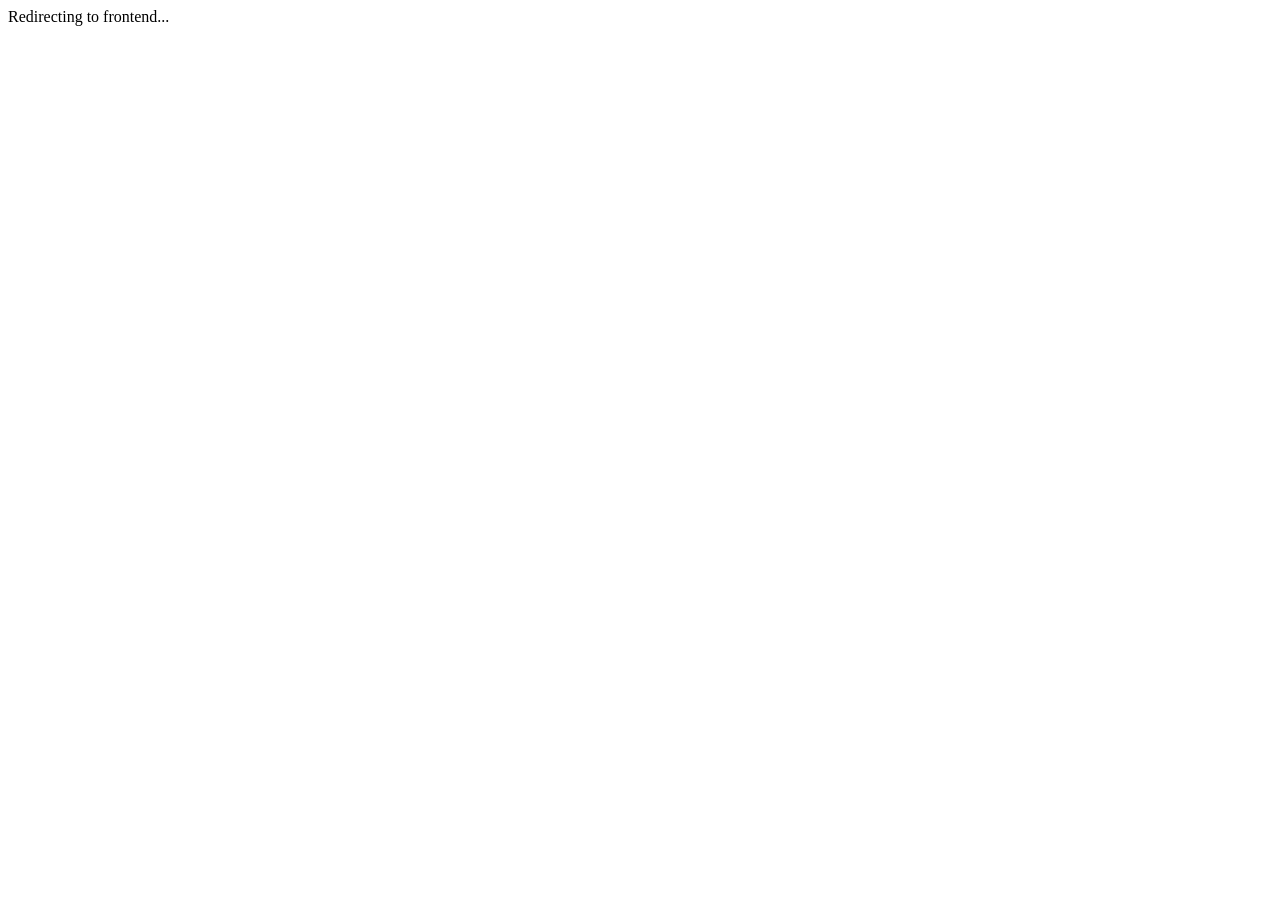
<file: index.html>
<!DOCTYPE html>
<html lang="en">
<head>
    <meta charset="UTF-8">
    <meta name="viewport" content="0; url=src/frontend/index.html">
    <title>Redirecting</title>
</head>
<body>
    Redirecting to frontend...
</body>
</html>
</file>
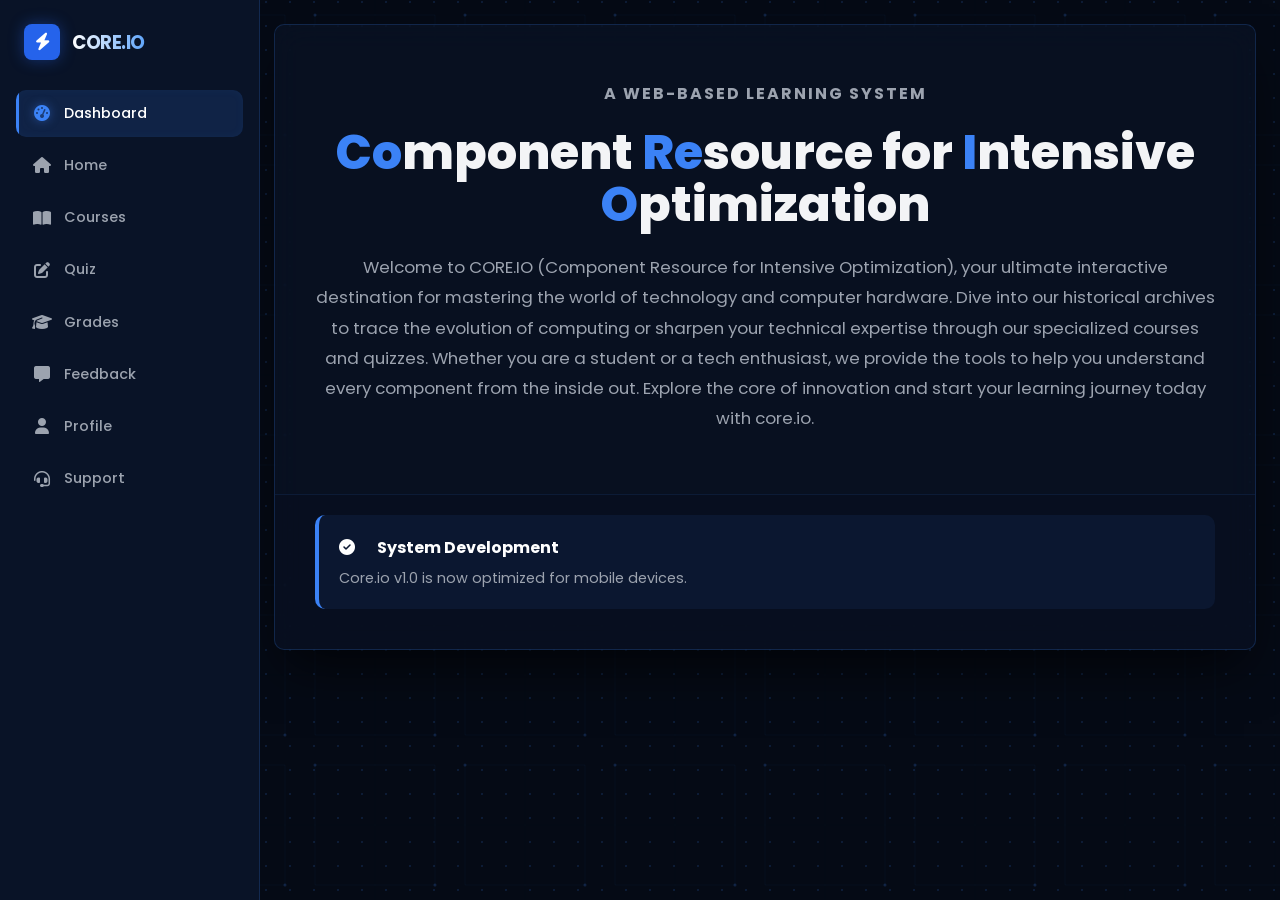
<file: src/frontend/index.html>
<!DOCTYPE html>
<html lang="en">
<head>
    <meta charset="UTF-8">
    <meta name="viewport" content="width=device-width, initial-scale=1.0">
    <link rel="stylesheet" href="styles/style.css"> <!-- Main style -->
    <link rel="stylesheet" href="styles/background.css"> <!-- Background style -->
    <link rel="stylesheet" href="styles/sidebar.css"> <!-- Navigation Style -->
    <link rel="stylesheet" href="styles/animation.css"> <!-- Animation -->
    <link rel="stylesheet" href="styles/mobile.css"> <!-- Mobile Responsiveness -->

    <link rel="stylesheet" href="https://cdnjs.cloudflare.com/ajax/libs/font-awesome/6.5.1/css/all.min.css">
    <title>CORE.IO</title>
</head>
<body>
    <!--Background -->
    <div class="bg-circuit"></div>
    <div class="overlay" id="overlay"></div>

    <!-- ********** Mobile Reponsiveness ********** -->
    <header class="mobile-header">
        <button class="menu-toggle" id="openBtn"><i class="fa-solid fa-bars-staggered"></i></button>
        <span class="mobile-page-title" id="mobileTitle">Dashboard</span>
        <div style="width: 40px;"></div>
    </header>

    <nav class="sidebar" id="sidebar">
        
        <!-- Sidebar Logo -->
        <a href="#" class="logo-wrapper">
                <div class="logo-icon"><i class="fa-solid fa-bolt"></i></div>
                <span class="logo-text">CORE.IO</span>
        </a>

        <!-- Sidebar Links-->
        <ul class="nav-menu">
            <!-- Dashboard -->
            <li class="nav-item">
                <a href="../frontend/index.html" class="nav-link active" data-title="Dashboard">
                    <i class="fa-solid fa-gauge-high"></i>
                    <span>Dashboard</span>
                </a>
            </li>

            <!-- Home-->
            <li class="nav-item">
                <a href="../frontend/pages/home.html" class="nav-link" data-title="Home">
                    <i class="fa-solid fa-house"></i>
                    <span>Home</span>
                </a>
            </li>

            <!-- Courses -->
            <li class="nav-item">
                <a href="#" class="nav-link" data-title="Courses">
                    <i class="fa-solid fa-book-open"></i>
                    <span>Courses</span>
                </a>
            </li>

            <!-- Quiz-->
            <li class="nav-item">
                <a href="#" class="nav-link" data-title="Quiz">
                    <i class="fa-solid fa-pen-to-square"></i>
                    <span>Quiz</span>
                </a>
            </li>

            <!-- Grades-->
            <li class="nav-item">
                <a href="#" class="nav-link" data-title="Grades">
                    <i class="fa-solid fa-graduation-cap"></i>
                    <span>Grades</span>
                </a>
            </li>

            <!-- Feedback-->
            <li class="nav-item">
                <a href="#" class="nav-link" data-title="Feedback">
                    <i class="fa-solid fa-message"></i>
                    <span>Feedback</span>
                </a>
            </li>

            <!-- Profile-->
            <li class="nav-item">
                <a href="#" class="nav-link " data-title="Profile">
                    <i class="fa-solid fa-user"></i>
                    <span>Profile</span>
                </a>
            </li>

            <!-- Support-->
            <li class="nav-item">
                <a href="#" class="nav-link" data-title="Support">
                    <i class="fa-solid fa-headset"></i>
                    <span>Support</span>
                </a>
            </li>
        </ul>
    </nav>

    <!-- ********* Dashboard Content ********* -->
    <main class="main-content">
        <div class="content-panel">
            <!-- Upper Panel: Hero Section -->
            <section class="panel-upper hero">
                <h5>A Web-Based Learning System</h5>
                <h1><span>Co</span>mponent <span>Re</span>source for <span>I</span>ntensive <span>O</span>ptimization</h1>
                <p>
                    Welcome to CORE.IO (Component Resource for Intensive Optimization), your ultimate interactive destination for mastering the world of technology and computer hardware. Dive into our historical archives to trace the evolution of computing or sharpen your technical expertise through our specialized courses and quizzes. Whether you are a student or a tech enthusiast, we provide the tools to help you understand every component from the inside out. Explore the core of innovation and start your learning journey today with core.io.
            </section>

            <!-- Lower Panel: Automatically hidden/shrunk if no content is here -->
            <section class="panel-lower" id="dynamicLower">
                <!--<div class="announcement-card" style="border-left-color: #10b981; background: rgba(16, 185, 129, 0.1);">
                    <h4><i class="fa-solid fa-bullhorn" style="margin-right: 10px;"></i>Latest Announcement</h4>
                    <p style="font-size: 0.9rem; color: #9ca3af;">Interactive hardware quizzes are now live! Test your knowledge on CPU architecture and storage devices.</p>
                </div>-->

                <!--<div class="announcement-card" style="border-left-color: #ffd700; background: rgba(255, 215, 0, 0.1);">
                    <h4><i class="fa-solid fa-warning" style="margin-right: 10px;"></i>Latest Announcement</h4>
                    <p style="font-size: 0.9rem; color: #9ca3af;">Please be advised that the Course menu will temporarily unavailable due to the ongoing brief maintenance tonight at 12:00 midnight. No data loss is expected.</p>
                </div> -->

                <div class="announcement-card">
                    <h4><i class="fa-solid fa-circle-check" style="margin-right: 10px;"></i>System Development</h4>
                    <p style="font-size: 0.9rem; color: #9ca3af;">Core.io v1.0 is now optimized for mobile devices.</p>
                </div>

                <!-- <div class="announcement-img-container">
                    <img src="../Announcement/try.jpg" alt="Latest System Announcement">
                </div>  -->
            </section>
        </div>
    </main>

    <script>
        // Sidebar, open-close button, overlay, nav-link and mobileTitle
        // Select elements using the IDs defined in the HTML
        const sidebar = document.getElementById('sidebar');
        const openBtn = document.getElementById('openBtn');
        const closeBtn = document.getElementById('closeBtn');
        const overlay = document.getElementById('overlay');
        const navLinks = document.querySelectorAll('.nav-link');
        const mobileTitle = document.getElementById('mobileTitle');
        
        // Toggle Sidebar Function
        function toggleSidebar() {
            sidebar.classList.toggle('active');
            overlay.classList.toggle('active');
        }
        
        // Listeners for Sidebar controls
        if (openBtn) openBtn.addEventListener('click', toggleSidebar);
        if (closeBtn) closeBtn.addEventListener('click', toggleSidebar);
        if (overlay) overlay.addEventListener('click', toggleSidebar);
        
        // Navigation Link logic
        navLinks.forEach(link => {
            link.addEventListener('click', (e) => {
                const href = link.getAttribute('href');

                // If link is just a placeholder, prevent default
                if (href === '#') {
                    e.preventDefault();
                }
        
                // Update the Mobile Header Title
                const title = link.getAttribute('data-title');
                if (mobileTitle && title) {
                    mobileTitle.textContent = title;
                }
        
                // Auto-close sidebar on mobile after selection
                if (window.innerWidth <= 992 && sidebar.classList.contains('active')) {
                    toggleSidebar();
                }
            });
        });
    </script>
</body>
</html
</file>
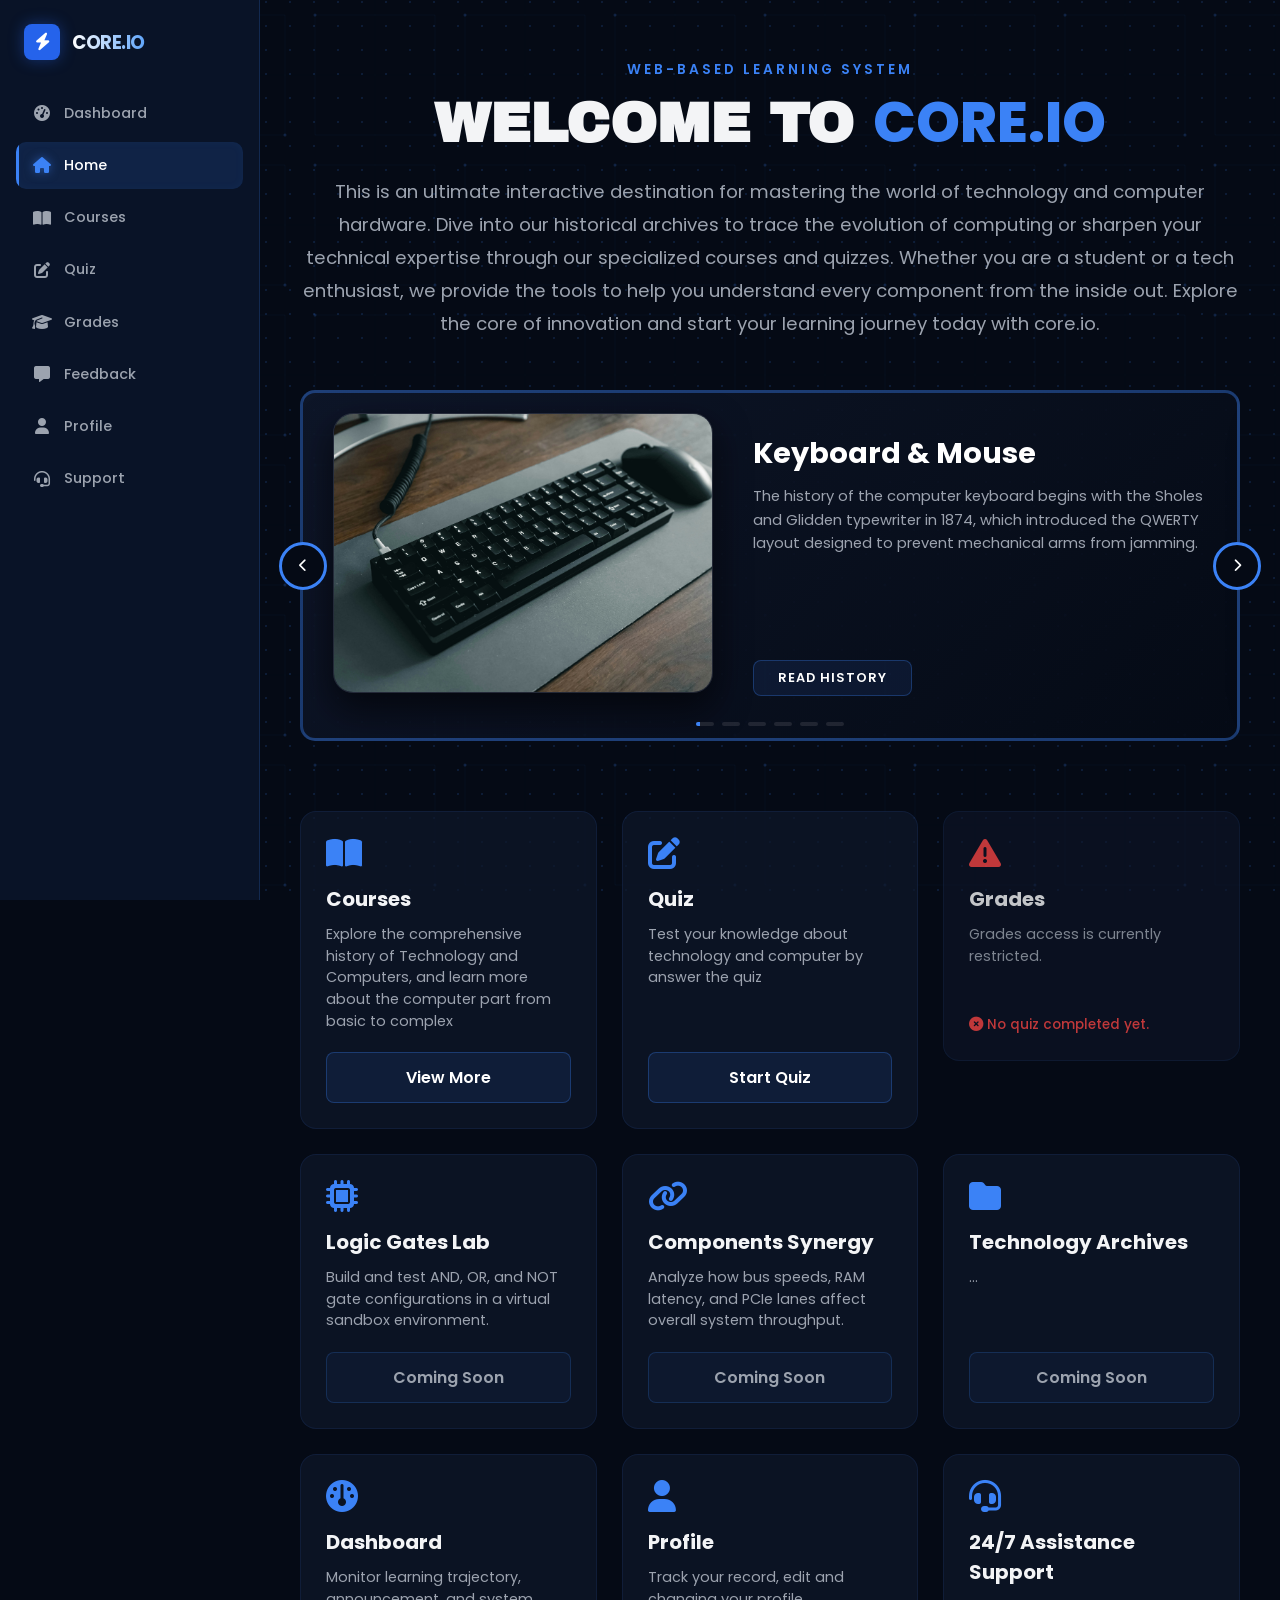
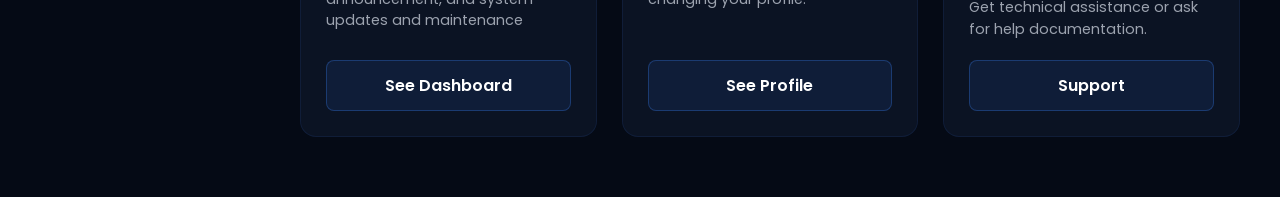
<file: src/frontend/pages/home.html>
<!DOCTYPE html>
<html lang="en">
<head>
    <meta charset="UTF-8">
    <meta name="viewport" content="width=device-width, initial-scale=1.0">
    <link rel="stylesheet" href="../styles/style.css"> <!-- Main style -->
    <link rel="stylesheet" href="../styles/background.css"> <!-- Background style -->
    <link rel="stylesheet" href="../styles/sidebar.css"> <!-- Navigation Style -->
    <link rel="stylesheet" href="../styles/animation.css"> <!-- Animation -->
    <link rel="stylesheet" href="../styles/mobile.css"> <!-- Mobile Responsiveness -->
    <link rel="stylesheet" href="../styles/footer.css"> <!-- Footer Style -->

    <link rel="stylesheet" href="https://cdnjs.cloudflare.com/ajax/libs/font-awesome/6.5.1/css/all.min.css">
    <title>CORE.IO</title>
</head>
<body>
    <!--Background -->
    <div class="bg-circuit"></div>
    <div class="overlay" id="overlay"></div>

    <!-- ********** Mobile Reponsiveness ********** -->
    <header class="mobile-header">
        <button class="menu-toggle" id="openBtn"><i class="fa-solid fa-bars-staggered"></i></button>
        <span class="mobile-page-title" id="mobileTitle">Home</span>
        <div style="width: 40px;"></div>
    </header>

    <nav class="sidebar" id="sidebar">
        
        <!-- Sidebar Logo -->
        <a href="#" class="logo-wrapper">
                <div class="logo-icon"><i class="fa-solid fa-bolt"></i></div>
                <span class="logo-text">CORE.IO</span>
        </a>

        <!-- Sidebar Links-->
        <ul class="nav-menu">
            <!-- Dashboard -->
            <li class="nav-item">
                <a href="../../frontend/index.html" class="nav-link" data-title="Dashboard">
                    <i class="fa-solid fa-gauge-high"></i>
                    <span>Dashboard</span>
                </a>
            </li>

            <!-- Home-->
            <li class="nav-item">
                <a href="../../frontend/pages/home.html" class="nav-link active" data-title="Home">
                    <i class="fa-solid fa-house"></i>
                    <span>Home</span>
                </a>
            </li>

            <!-- Courses -->
            <li class="nav-item">
                <a href="#" class="nav-link" data-title="Courses">
                    <i class="fa-solid fa-book-open"></i>
                    <span>Courses</span>
                </a>
            </li>

            <!-- Quiz-->
            <li class="nav-item">
                <a href="#" class="nav-link" data-title="Quiz">
                    <i class="fa-solid fa-pen-to-square"></i>
                    <span>Quiz</span>
                </a>
            </li>

            <!-- Grades-->
            <li class="nav-item">
                <a href="#" class="nav-link" data-title="Grades">
                    <i class="fa-solid fa-graduation-cap"></i>
                    <span>Grades</span>
                </a>
            </li>

            <!-- Feedback-->
            <li class="nav-item">
                <a href="#" class="nav-link" data-title="Feedback">
                    <i class="fa-solid fa-message"></i>
                    <span>Feedback</span>
                </a>
            </li>

            <!-- Profile-->
            <li class="nav-item">
                <a href="#" class="nav-link " data-title="Profile">
                    <i class="fa-solid fa-user"></i>
                    <span>Profile</span>
                </a>
            </li>

            <!-- Support-->
            <li class="nav-item">
                <a href="#" class="nav-link" data-title="Support">
                    <i class="fa-solid fa-headset"></i>
                    <span>Support</span>
                </a>
            </li>
        </ul>
    </nav>

    <!-- Home page contents -->
    <main class="main-container">
        <section class="hero-content">
            <h5>Web-Based Learning System</h5>
            <h1>Welcome to <span>CORE.IO</span></h1>
            <p>This is an ultimate interactive destination for mastering the world of technology and computer hardware. Dive into our historical archives to trace the evolution of computing or sharpen your technical expertise through our specialized courses and quizzes. Whether you are a student or a tech enthusiast, we provide the tools to help you understand every component from the inside out. Explore the core of innovation and start your learning journey today with core.io.</p>
        </section>

        <!-- ******* Tech Spotlight Carousel ******* -->
        <div class="tech-carousel-container">
            <button class="carousel-btn prev-btn" id="prevBtn">
                <i class="fa-solid fa-chevron-left"></i>
            </button>
            <button class="carousel-btn next-btn" id="nextBtn">
                <i class="fa-solid fa-chevron-right"></i>
            </button>

            <div class="carousel-view">
                <div class="carousel-track" id="carouselTrack">

                    <!-- **Slide 1** -->
                    <div class="spotlight-slide">
                        <div class="spotlight-image-container">
                            <div class="spotlight-image" style="background-image: url('../../assets/overlay-img/keyboard-mouse.jpg');"></div>
                        </div>
                        <div class="spotlight-info">
                            <div class="spotlight-text-content">
                                <h2>Keyboard & Mouse</h2>
                                <p>The history of the computer keyboard begins with the Sholes and Glidden typewriter in 1874, which introduced the QWERTY layout designed to prevent mechanical arms from jamming.</p>
                            </div>
                            <a href="#" class="action-link">Read History</a>
                        </div>
                    </div>

                    <!-- **Slide 2** -->
                    <div class="spotlight-slide">
                        <div class="spotlight-image-container">
                            <div class="spotlight-image" style="background-image: url('');"></div>
                        </div>
                        <div class="spotlight-info">
                            <div class="spotlight-text-content">
                                <h2>2 Content Waiting to be Added.....</h2>
                                <p>...</p>
                            </div>
                            <a href="#" class="action-link">Read History</a>
                        </div>
                    </div>

                    <!-- **Slide 3** -->
                    <div class="spotlight-slide">
                        <div class="spotlight-image-container">
                            <div class="spotlight-image" style="background-image: url('');"></div>
                        </div>
                        <div class="spotlight-info">
                            <div class="spotlight-text-content">
                                <h2>3 Content Waiting to be Added.....</h2>
                                <p>...</p>
                            </div>
                            <a href="#" class="action-link">Read History</a>
                        </div>
                    </div>

                    <!-- **Slide 4** -->
                    <div class="spotlight-slide">
                        <div class="spotlight-image-container">
                            <div class="spotlight-image" style="background-image: url('');"></div>
                        </div>
                        <div class="spotlight-info">
                            <div class="spotlight-text-content">
                                <h2>4 Content Waiting to be Added.....</h2>
                                <p>...</p>
                            </div>
                            <a href="#" class="action-link">Read History</a>
                        </div>
                    </div>

                    <!-- **Slide 5** -->
                    <div class="spotlight-slide">
                        <div class="spotlight-image-container">
                            <div class="spotlight-image" style="background-image: url('');"></div>
                        </div>
                        <div class="spotlight-info">
                            <div class="spotlight-text-content">
                                <h2>5 Content Waiting to be Added.....</h2>
                                <p>...</p>
                            </div>
                            <a href="#" class="action-link">Read History</a>
                        </div>
                    </div>

                    <!-- **Slide 6** -->
                    <div class="spotlight-slide">
                        <div class="spotlight-image-container">
                            <div class="spotlight-image" style="background-image: url('');"></div>
                        </div>
                        <div class="spotlight-info">
                            <div class="spotlight-text-content">
                                <h2>6 Content Waiting to be Added.....</h2>
                                <p>...</p>
                            </div>
                            <a href="#" class="action-link">Read History</a>
                        </div>
                    </div>

                    <!-- **Slide 7** -->
                    <div class="spotlight-slide">
                        <div class="spotlight-image-container">
                            <div class="spotlight-image" style="background-image: url('');"></div>
                        </div>
                        <div class="spotlight-info">
                            <div class="spotlight-text-content">
                                <h2>7 Content Waiting to be Added.....</h2>
                                <p>...</p>
                            </div>
                            <a href="#" class="action-link">Read History</a>
                        </div>
                    </div>
                </div>
            </div>

            <div class="carousel-indicators" id="indicators">
                <div class="indicator active"><div class="indicator-progress"></div></div>
                <div class="indicator"><div class="indicator-progress"></div></div>
                <div class="indicator"><div class="indicator-progress"></div></div>
                <div class="indicator"><div class="indicator-progress"></div></div>
                <div class="indicator"><div class="indicator-progress"></div></div>
                <div class="indicator"><div class="indicator-progress"></div></div>
            </div>

        </div>

        <div class="hub-grid" id="hub-grid">
            <!-- Hub Card: Courses-->
            <div class="grid-card">
                <div>
                    <i class="fa-solid fa-book-open"></i>
                    <h3>Courses</h3>
                    <p>Explore the comprehensive history of Technology and Computers, and learn more about the computer part from basic to complex</p>
                </div>
                <a href="#" class="action-link" data-title="Courses">View More</a>
            </div>

            <!-- Hub Card: Quizzes-->
            <div class="grid-card">
                <div>
                    <i class="fa-solid fa-pen-to-square"></i>
                    <h3>Quiz</h3>
                    <p>Test your knowledge about technology and computer by answer the quiz</p>
                </div>
                <a href="#" class="action-link" data-title="Quiz">Start Quiz</a>
            </div>

            <!-- Hub Card: Grades-->
            <div id="grades-hub-placeholder"></div>

            <!-- Hub Card: Lab-->
            <div class="grid-card">
                <div>
                    <i class="fa-solid fa-microchip"></i>
                    <h3>Logic Gates Lab</h3>
                    <p>Build and test AND, OR, and NOT gate configurations in a virtual sandbox environment.</p>
                </div>
                <a href="#" class="action-link disabled" style="cursor: not-allowed; pointer-events: auto; background: rgba(59, 130, 246, 0.05); border-color: rgba(59, 130, 246, 0.2); color: var(--text-gray);" data-title="Logic-Gates-Lab">Coming Soon</a>
            </div>

            <!-- Hub Card: Component-->
            <div class="grid-card">
                <div>
                    <i class="fa-solid fa-link"></i>
                    <h3>Components Synergy</h3>
                    <p>Analyze how bus speeds, RAM latency, and PCIe lanes affect overall system throughput.</p>
                </div>
                <a href="#" class="action-link disabled" style="cursor: not-allowed; pointer-events: auto; background: rgba(59, 130, 246, 0.05); border-color: rgba(59, 130, 246, 0.2); color: var(--text-gray);" data-title="Components Synergy">Coming Soon</a>
            </div>

            <!-- Hub Card: Technology-->
            <div class="grid-card">
                <div>
                    <i class="fa-solid fa-folder"></i>
                    <h3>Technology Archives</h3>
                    <p>...</p>
                </div>
                <a href="#" class="action-link disabled" style="cursor: not-allowed; pointer-events: auto; background: rgba(59, 130, 246, 0.05); border-color: rgba(59, 130, 246, 0.2); color: var(--text-gray);" data-title="Technology-Archives">Coming Soon</a>
            </div>

            <!-- Hub Card: Dashboard-->
            <div class="grid-card">
                <div>
                    <i class="fa-solid fa-gauge"></i>
                    <h3>Dashboard</h3>
                    <p>Monitor learning trajectory, announcement, and system updates and maintenance</p>
                </div>
                <a href="../../frontend/index.html" class="action-link" data-title="Dashboard">See Dashboard</a>
            </div>

            <!-- Hub Card: Profile--> 
            <div class="grid-card">
                <div>
                    <i class="fa-solid fa-user"></i>
                    <h3>Profile</h3>
                    <p>Track your record, edit and changing your profile.</p>
                </div>
                <a href="#" class="action-link" data-title="Dashboard">See Profile</a>
            </div>

            <!-- Hub Card: Support-->
            <div class="grid-card">
                <div>
                    <i class="fa-solid fa-headset"></i>
                    <h3>24/7 Assistance Support</h3>
                    <p>Get technical assistance or ask for help documentation.</p>
                </div>
                <a href="#" class="action-link" data-title="Dashboard">Support</a>
            </div>
        </div>
    </main>

    <!-- Footer Section -->
    <footer class="site-footer">
        <div class="footer-main">
            <div class="footer-brand">
                <a href="#" class="logo-wrapper">
                    <div class="logo-icon"><i class="fa-solid fa-bolt"></i></div>
                </a>
                <p>Decoding the future of computing, technology, and history of computer hardware. A comprehensive learning platform for hardware enthusiasts, engineers, and digital historians.</p>
                <div class="social-links">
                    <a href="#" class="social-btn"><i class="fa-brands fa-facebook-f"></i></a>
                    <a href="#" class="social-btn"><i class="fa-brands fa-x-twitter"></i></a>
                    <a href="#" class="social-btn"><i class="fa-brands fa-linkedin-in"></i></a>
                    <a href="#" class="social-btn"><i class="fa-brands fa-github"></i></a>
                </div>
            </div>

            <div class="footer-col">
                <h4>Learning</h4>
                <ul class="footer-links">
                    <li><a href="#">Dashboard</a></li>
                    <li><a href="#">Courses</a></li>
                    <li><a href="#">Quiz</a></li>
                    <li><a href="#">Grades</a></li>
                    <li><a href="#">Logic Lab</a></li>
                </ul>
            </div>

            <div class="footer-col">
                <h4>Resources</h4>
                <ul class="footer-links">
                    <li><a href="#">Tech Archives</a></li>
                    <li><a href="#">Hardware Specs</a></li>
                    <li><a href="#">Support Center</a></li>
                </ul>
            </div>

            <div class="footer-col">
                <h4>Account</h4>
                <ul class="footer-links">
                    <li><a href="#">My Profile</a></li>
                    <li><a href="#">Settings</a></li>
                    <li><a href="#">Certifications</a></li>
                </ul>
            </div>
        </div>

        <div class="footer-contact-bar">
            <a href="mailto:support@core.io" class="contact-item">
                <i class="fa-solid fa-envelope"></i>
                <span>support@core.io</span>
            </a>
            <a href="tel:09123456789" class="contact-item">
                <i class="fa-solid fa-phone"></i>
                <span>09123456789</span>
            </a>
            <a href="mailto:support@core.io" class="contact-item">
                <i class="fa-solid fa-envelope"></i>
                <span>support@core.io</span>
            </a>
            <div class="contact-item">
                <i class="fa-solid fa-location-dot"></i>
                <span>Quezon City, Philippines</span>
            </div>
        </div>

        <div class="footer-bottom">
            <p>&copy; 2026 CORE.IO. ALL rights reserved.</p>
            <div class="bottom-links">
                <a href="#">Privacy Policy</a>
                <a href="#">Terms of Service</a>
                <a href="#">Cookies</a>
            </div>
        </div>
    </footer>

    <script>
        // Mock state: change to false to see the locked/warning state
        const quizzesDone = false;

        function initHomeHub() {
            const placeholder = document.getElementById('grades-hub-placeholder');

            if (quizzesDone) {
                placeholder.innerHTML = `
                    <div class="grid-card">
                        <div>
                            <i class="fa-solid fa-graduation-cap"></i>
                            <h3>Grades</h3>
                            <p>See your score and review each answer</p>
                        </div>
                        <a href="#" class="action-link" data-title="Grades">View Grades</a>
                    </div>
                `;
            } else  {
                // Locked/Warning State
                placeholder.innerHTML = `
                    <div class="grid-card card-warning" style="opacity: 0.8; cursor: not-allowed;">
                        <div>
                            <i class="fa-solid fa-triangle-exclamation"></i>
                            <h3>Grades</h3>
                            <p>Grades access is currently restricted.</p>
                        </div>
                        <div class="text-error">
                            <i class="fa-solid fa-circle-xmark" style="font-size: 0.9rem; margin-bottom: 0;"></i>
                            No quiz completed yet.
                        </div>
                    </div>
                `;
            }
        }

        // Sidebar interactions
        const sidebar = document.getElementById('sidebar');
        const openBtn = document.getElementById('openBtn');
        const overlay = document.getElementById('overlay');
        const navLinks = document.querySelectorAll('.nav-link');
        const mobileTitle = document.getElementById('mobileTitle');
        
        // Toggle Sidebar Function
        function toggleSidebar() {
            sidebar.classList.toggle('active');
            overlay.classList.toggle('active');
        }
        
        // Listeners for Sidebar controls
        if (openBtn) openBtn.addEventListener('click', toggleSidebar);
        if (overlay) overlay.addEventListener('click', toggleSidebar);
        
        // Navigation Link logic
        navLinks.forEach(link => {
            link.addEventListener('click', (e) => {
                const href = link.getAttribute('href');

                // If link is just a placeholder, prevent default
                if (href === '#') {
                    e.preventDefault();
                }
        
                // Update the Mobile Header Title
                const title = link.getAttribute('data-title');
                if (mobileTitle && title) {
                    mobileTitle.textContent = title;
                }
        
                // Auto-close sidebar on mobile after selection
                if (window.innerWidth <= 992 && sidebar.classList.contains('active')) {
                    toggleSidebar();
                }
            });
        });

        window.onload = initHomeHub;

        const track = document.getElementById('carouselTrack');
        const prevBtn = document.getElementById('prevBtn');
        const nextBtn = document.getElementById('nextBtn');
        const indicators = document.querySelectorAll('.indicator');
        const progressBars = document.querySelectorAll('.indicator-progress');

        if (track) {
            let currentIndex = 0;
            const totalSlides = 6; // Update this if you add/remove slides
            const slideDuration = 5000;
            let startTime = Date.now();
            let animationFrameId;
        
            function animationProgress() {
                const elapsed = Date.now() - startTime;
                const progress = Math.min((elapsed / slideDuration) * 100, 100);
                
                if (progressBars[currentIndex]) {
                    progressBars[currentIndex].style.width = `${progress}%`;
                }
        
                if (progress >= 100) {
                    nextSlide();
                } else {
                    animationFrameId = requestAnimationFrame(animationProgress);
                }
            }
        
            function updateCarousel() {
                track.style.transform = `translateX(-${currentIndex * (100 / totalSlides)}%)`;
        
                indicators.forEach((ind, i) => {
                    ind.classList.toggle('active', i === currentIndex);
                    if (progressBars[i]) {
                        progressBars[i].style.width = i < currentIndex ? '100%' : '0';
                    }
                });
                startTime = Date.now();
                cancelAnimationFrame(animationFrameId);
                animationProgress();
            }
        
            function nextSlide() {
                currentIndex = (currentIndex + 1) % totalSlides;
                updateCarousel();
            }
        
            function prevSlide() {
                currentIndex = (currentIndex - 1 + totalSlides) % totalSlides;
                updateCarousel();
            }
        
            if (nextBtn) nextBtn.addEventListener('click', nextSlide);
            if (prevBtn) prevBtn.addEventListener('click', prevSlide);
        
            indicators.forEach((ind, i) => {
                ind.addEventListener('click', () => {
                    currentIndex = i;
                    updateCarousel();
                });
            });
        
            // Start initial animation
            animationProgress();
        }
    </script>

</body>
</html>
</file>
<file: src/frontend/styles/style.css>
@import url('https://fonts.googleapis.com/css2?family=Alfa+Slab+One&family=Anton&family=Archivo+Black&family=BBH+Hegarty&family=Bungee&family=Inter:ital,opsz,wght@0,14..32,100..900;1,14..32,100..900&family=Poppins:ital,wght@0,100;0,200;0,300;0,400;0,500;0,600;0,700;0,800;0,900;1,100;1,200;1,300;1,400;1,500;1,600;1,700;1,800;1,900&family=Rubik+Mono+One&display=swap');
/* ----------- Roots ---------- */
:root {
    --primary-blue: #3b82f6;
    --linear-gradient-color: linear-gradient(to right, #ffffff, #60a5fa);
    --dark-bg: #050a15;
    --sidebar-bg: rgba(10, 20, 40, 0.98);
    --footer-bg: #0a1120;
    --card-bg: rgba(15, 23, 42, 0.7);
    --text-gray: #9ca3af;
    --error-red: #ef4444;
    --accent-glow: rgba(59, 130, 246, 0.3);
}
/* ----------- Body Style ---------- */
*{
    margin: 0;
    padding: 0;
    box-sizing: border-box;
    font-family: 'Poppins', sans-serif;
}

body{
    background-color: #050a15;
    color: #f3f4f6;
    min-height: 100vh;
    display: flex;
    overflow-x: hidden;
}
/* ----------- Style for index.html ---------- */
/* Main Content */
.main-content {
    margin-left: 250px;
    flex-grow: 1;
    padding: 24px;
    display: flex;
    flex-direction: column;
    min-height: 100vh;
}

/* Reponsive Panel */
.content-panel {
    width: 100%;
    height: auto;
    background: rgba(10, 20, 40, 0.6);
    backdrop-filter: blur(15px);
    border-radius: 10px;
    border: 1px solid rgba(59, 130, 246, 0.2);
    box-shadow: 0 25px 50px -12px rgba(0, 0, 0, 0.7);
    display: flex;
    flex-direction: column;
    overflow: hidden;
    margin-bottom: 24px;
}

.panel-upper { 
    padding: 60px 40px;
    text-align: center;
    display: flex;
    flex-direction: column;
    align-items: center;
}

.panel-upper:has(+ .panel-lower:not(:empty)) {
    border-bottom: 1px solid rgba(59, 130, 246, 0.1);
}

.panel-lower {
    padding: 20px 40px 40px 40px;
    background: rgba(0, 0, 0, 0.05);
    display: flex;
    flex-direction: column;
    gap: 20px;
}

.panel-lower:empty { padding: 0;}

/* Text Announce Card */
.announcement-card {
    background: rgba(59, 130, 246, 0.08);
    border-left: 4px solid #3b82f6;
    padding: 20px;
    border-radius: 10px;
    transition: transform 0.3s ease;
}

.announcement-card:hover {
    background: rgba(59, 130, 246, 0.12);
    transform: translateX(5px);
}

.announcement-card h4 {
    color: #fff;
    margin-bottom: 8px;
    display: flex;
    align-items: center;
    gap: 12px;
}

/* Image Styling */
.announcement-img-container {
    width: 100%;
    max-width: 850px;
    margin: 0 auto;
    border-radius: 10px;
    overflow: hidden;
    border: 1px solid rgba(59, 130, 246, 0.3);
    box-shadow: 0 10px 30px rgba(0, 0, 0, 0.5);
    position: relative;
}

.announcement-img-container img {
    width: 100%;
    height: auto;
    display: block;
}

.img-label {
    position: absolute;
    top: 15px;
    left: 15px;
    background: rgba(37, 99, 235, 0.9);
    color: white;
    padding: 4px 12px;
    border-radius: 20px;
    font-size: 0.75rem;
    font-weight: 600;
    text-transform: uppercase;
    letter-spacing: 1px;
    z-index: 10;
}

.hero h1 {
    font-size: clamp(1.8rem, 4vw, 3rem);
    font-weight: 800;
    line-height: 1.1;
    margin-bottom: 20px;
}

.hero h5 {
    font-size: 40px;
    font-weight: 700;
    line-height: 1.1;
    margin-bottom: 20px;
    max-width: 900px;
}

.hero h1 span {
    color: #3b82f6;
}

.hero h5 {
    font-size: 1rem;
    color: #9ca3af;
    letter-spacing: 2px;
    text-transform: uppercase;
    margin-bottom: 1.5rem;
}
.hero p {
    color: #9ca3af;
    font-size: 1.05rem;
    line-height: 1.8;
    max-width: 1550px;
}

@media (max-width: 992px) {
    .main-content {
        margin-left: 0;
        padding-top: 90px;
    }
}

/* ========== HOMEAPAGE STYLING ==========*/
.main-container {
    margin-left: 260px;
    width: calc(100% - 260px);
    padding: 40px;
    transition: 0.3s;
    display: flex;
    flex-direction: column;
    align-items: center;
}

.hero-content {
    margin-bottom: 50px;
    text-align: center;
    max-width: 1500px;
    margin-top: 20px;
}

.hero-content h5 {
    color: var(--primary-blue);
    text-transform: uppercase;
    letter-spacing: 3px;
    font-size: 0.85rem;
    margin-bottom: 12px;
    font-weight: 600;
}

.hero-content h1 {
    font-size: 3.5rem;
    font-family: 'Archivo Black', sans-serif;
    text-transform: uppercase;
    margin-bottom: 20px;
    font-weight: 800;
    line-height: 1.1;
}

.hero-content span {
    color: var(--primary-blue);
    text-shadow: 0 0 15px (var(--accent-glow));
}

.hero-content p {
    color: var(--text-gray);
    margin: 0 auto;
    line-height: 1.8;
    font-size: 1.15rem;
}

/* Tech Spotlight Carousel Section */
.tech-carousel-container {
    width: 100%;
    max-width: 1200;
    position: relative;
    margin-bottom: 50px;
    border-radius: 15px;
    border: 3px solid rgba(59, 130, 246, 0.4);
    background: linear-gradient(135deg, rgba(15, 23, 42, 0.9), rgba(5, 10, 21, 0.9));
}

.carousel-view {
    width: 100%;
    overflow: hidden;
    border-radius: 15px;
}

.carousel-track {
    display: flex;
    transition: transform 0.8s cubic-bezier(0.65, 0, 0.35, 1);
    width: 600%;
}

.spotlight-slide {
    width: calc(100% / 6);
    padding: 20px 0;
    display: flex;
    align-items: center;
    flex-shrink: 0;
}

.spotlight-image-container {
    flex: 0 0 380px;
    height: 280px;
    margin-left: 30px;
    margin-bottom: 25px;
    border-radius: 20px;
    overflow: hidden;
    border: 1px solid rgba(255, 255, 255, 0.1);
    box-shadow: 0 15px 35px rgba(0,0,0,0.6);
}

.spotlight-image {
    width: 100%;
    height: 100%;
    background-size: cover;
    background-position: center;
}

.spotlight-info {
    flex: 1;
    display: flex;
    flex-direction: column;
    justify-content: space-between;
    height: 260px;
    margin-left: 40px;
    margin-right: 30px;
}

.spotlight-text-content h2 {
    font-size: 1.8rem;
    margin-bottom: 10px;
    color: #fff;
    font-weight: 700;
    line-height: 1.2;
}

.spotlight-text-content p {
    color: var(--text-gray);
    line-height: 1.6; 
    font-size: 0.92rem;
    max-width: 100%;
    margin-top: 15px;
}

.spotlight-info .action-link {
    width: fit-content;
    padding: 8px 24px;
    font-size: 0.8rem;
    text-transform: uppercase;
    letter-spacing: 1px;
}

/* tech-carousel-container - carousel button styling */
.carousel-btn {
    position: absolute;
    top: 50%;
    transform: translateY(-50%);
    background: #050a15;
    border: 3px solid var(--primary-blue);
    color: white;
    width: 48px;
    height: 48px;
    border-radius: 50%;
    display: flex;
    align-items: center;
    justify-content: center;
    cursor: pointer;
    z-index: 30;
    transition: all 0.3s ease;
}

.prev-btn {left: -24px;}
.next-btn {right: -24px;}

.hub-grid {
    display: grid;
    gap: 25px;
    width: 100%; /* Ensure grid takes full container width */
    max-width: 1600px;
    padding: 20px 0;
}

/* DESKTOP ONLY: 3 Columns and 2 Rows */
@media (min-width: 1200px) {
    .hub-grid {
        grid-template-columns: repeat(3, 1fr);
    }
}

.grid-card {
    background: var(--card-bg);
    border: 1px solid rgba(59, 130, 246, 0.1);
    border-radius: 16px;
    padding: 25px;
    transition: 0.3s ease;
    display: flex;
    flex-direction: column;
    justify-content: space-between;
    min-height: 250px;
}

.grid-card i {
    font-size: 2rem;
    color: var(--primary-blue);
    margin-bottom: 15px;
}

.grid-card h3 {
    margin-bottom: 10px;
    font-size: 1.25rem;
}

.grid-card p {
    font-size: 0.9rem;
    color: var(--text-gray);
    line-height: 1.5;
    margin-bottom: 20px;
}

/* Action link button style */
.action-link {
    background: rgba(59, 130, 246, 0.1);
    border: 1px solid rgba(59, 130, 246, 0.3);
    color: #fff;
    padding: 12px;
    border-radius: 8px;
    text-align: center;
    text-decoration: none;
    font-weight: 600;
    transition: 0.3s;
    display: block;
    cursor: pointer;
}

/* Indicators */
.carousel-indicators {
    position: absolute;
    bottom: 12px;
    left: 50%;
    transform: translateX(-50%);
    display: flex;
    gap: 8px;
}

.indicator {
    width: 18px;
    height: 4px;
    background: rgba(255, 255, 255, 0.1);
    border-radius: 2px;
    cursor: pointer;
    overflow: hidden;
    position: relative;
}

.indicator-progress {
    position: absolute;
    left: 0;
    top: 0;
    bottom: 0;
    width: 0%;
    background: var(--primary-blue);
}

/* Warning/Erron State for card */
.card-warning i {
    color: var(--error-red);
}

.text-error {
    color: var(--error-red);
    font-size: 0.85rem;
    font-weight: 500;
    margin-top: auto;
}

@media (max-width: 1100px) {
    .main-container {
        margin-left: 0;
        width: 100%;
        padding: 100px 20px 40px 20px;
    }

    .spotlight-slide {
        flex-direction: column;
        padding: 40px 20px;
        text-align: center; 
    }
    .spotlight-image-container {
        flex: 0 0 220px;
        width: 100%;
        height: 220px;
        margin-left: 0;
        margin-bottom: 25px;
    }
    .spotlight-info {
        height: auto;
        gap: 20px;
        margin: 0;
        padding: 0 10px;
        align-items: center;
        justify-content: center;
    }
    .spotlight-text-content p {
        text-align: center;
        margin-top: 15px;
    }
    .spotlight-info .action-link {
        margin: 0 auto;
        display: block;
    }

    .prev-btn {left: -24px;}
    .next-btn {right: -24px;}

    .hero-content h1 {
        font-size: 2.2rem;
    }
}
</file>
<file: src/frontend/styles/background.css>
/* Custom Circuit Background Pattern */
.bg-circuit{
    position: fixed;
    top: 0;
    left: 0;
    width: 100%;
    height: 100%;
    z-index: -1;
    background-image: radial-gradient(circle at 2px 2px, rgba(59, 130, 246, 0.15) 1px, transparent 0);
    background-size: 24px 24px;
}

.bg-circuit::before{
    content: '';
    position: absolute;
    top: 0;
    left: 0;
    right: 0;
    bottom: 0;
    background-image: url("data:image/svg+xml,%3Csvg width='100' height='100' viewBox='0 0 100 100' xmlns='http://www.w3.org/2000/svg'%3E%3Cpath d='M10 10 H 90 V 90 H 10 Z' fill='none' stroke='rgba(59, 130, 246, 0.05)' stroke-width='0.5'/%3E%3Cpath d='M0 50 H 100 M50 0 V 100' fill='none' stroke='rgba(59, 130, 246, 0.03)' stroke-width='0.2'/%3E%3Ccircle cx='10' cy='10' r='1' fill='rgba(59, 130, 246, 0.2)'/%3E%3Ccircle cx='90' cy='90' r='1' fill='rgba(59, 130, 246, 0.2)'/%3E%3C/svg%3E");
    background-size: 150px 150px;
    pointer-events: none;
}
</file>
<file: src/frontend/styles/sidebar.css>
/* ----------- Roots ---------- */
/* ----------- Sidebar Styling ----------- */
.sidebar {
    width: 260px;
    height: 100vh;
    position: fixed;
    left: 0;
    top: 0;
    background: rgba(10, 20, 40, 0.98);
    backdrop-filter: blur(20px);
    border-right: 1px solid rgba(59, 130, 246, 0.2);
    padding: 1.5rem 1rem;
    z-index: 1200;
    transition: transform 0.4s cubic-bezier(0.4, 0, 0.2, 1);
    display: flex;
    flex-direction: column;
}

/* Logo Area */
.logo-wrapper {
    display: flex;
    align-items: center;
    gap: 12px;
    text-decoration: none;
    margin-bottom: 30px;
    padding: 0 0.5rem;
}

.logo-icon {
    width: 36px;
    height: 36px;
    background: #2563eb;
    border-radius: 8px;
    display: flex;
    align-items: center;
    justify-content: center;
    box-shadow: 0 0 15px rgba(37, 99, 235, 0.4);
}

.logo-icon i {
    color: white;
    font-size: 1.1rem;
}

.logo-text {
    font-size: 1.15rem;
    font-weight: 700;
    letter-spacing: -0.025em;
    background: linear-gradient(to right, #ffffff, #60a5fa);
    -webkit-background-clip: text;
    background-clip: text;
    color: transparent;
}

/* Nav side Menu*/
.nav-menu {
    list-style: none;
    display: flex;
    flex-direction: column;
    gap: 0.35rem;
    flex-grow: 1;
}

.nav-item {
    width: 100%;
}

.nav-link {
    text-decoration: none;
    font-size: 0.9rem;
    font-weight: 500;
    color: #9ca3af;
    display: flex;
    align-items: center;
    gap: 12px;
    padding: 0.8rem 1rem;
    border-radius: 10px;
    transition: all 0.2s ease;
    position: relative;
    background: transparent;
    width: 100%;
    overflow: hidden;
}

.nav-link i {
    font-size: 1rem;
    width: 20px;
    text-align: center;
    transition: color 0.3s;
    flex-shrink: 0;
}

/* FIXED: Prevent Shifting */
.nav-link::after {
    content: '';
    position: absolute;
    left: 0;
    top: 0;
    bottom: 0;
    width: 3px;
    background: #3b82f6;
    opacity: 0;
    transition: opacity 0.2s ease;
}

/* Active State - NO LAYOUT SHIFTING */
.nav-link.active {
    color: #ffffff;
    background: rgba(59, 130, 246, 0.15);
    box-shadow: inset 0 0 10px rgba(59, 130, 246, 0.05);
}

.nav-link.active::after {
    opacity: 1;
}

.nav-link.active i {
    color: #3b82f6;
    filter: drop-shadow(0 0 5px rgba(59, 130, 246, 0.5));
}

@media (max-width: 992px) {
    .sidebar {
        transform: translateX(-100%);
        width: 280px;
        border-right: none;
    }

    .sidebar.active {
        transform: translateX(0);
    }
}
</file>
<file: src/frontend/styles/animation.css>
/* ----------- Roots ---------- */
:root {
    --primary-blue: #3b82f6;
    --linear-gradient-color: linear-gradient(to right, #ffffff, #60a5fa);
    --dark-bg: #050a15;
    --sidebar-bg: rgba(10, 20, 40, 0.98);
    --card-bg: rgba(15, 23, 42, 0.7);
    --text-gray: #9ca3af;
    --error-red: #ef4444;
    --accent-glow: rgba(59, 130, 246, 0.3);
}
/* ========== Animation styling ========== */
.close-sidebar:hover {
    color: #3b82f6;
    box-shadow: 0 0 15px rgba(239, 68, 68, 0.5);
    transform: rotate(90deg);
}

/* Nav side Menu*/
/* FIXED: Prevent Shifting */
.nav-link:hover {
    color: #ffffff;
    background: rgba(255, 255, 255, 0.05);
}

/* ========== HOMEAPAGE STYLING ==========*/
/* Hub Grids Cards */
.grid-card:hover {
    transform: translateY(-5px);
    border-color: var(--primary-blue);
    box-shadow: 0 10px 30px rgba(0, 0, 0, 0.3);
}

/* Action link button style */
.action-link:hover {
    background: var(--primary-blue);
    border-color: var(--primary-blue);
}

/* tech-carousel-container - carousel button styling */
.carousel-btn:hover {
    background: var(--primary-blue);
    box-shadow: 0 0 15px var(--accent-glow);
    transform: translateY(-50%) scale(1.1);
}
</file>
<file: src/frontend/styles/mobile.css>
/* ----------- Roots ---------- */
:root {
    --primary-blue: #3b82f6;
    --linear-gradient-color: linear-gradient(to right, #ffffff, #60a5fa);
    --dark-bg: #050a15;
    --sidebar-bg: rgba(10, 20, 40, 0.98);
    --card-bg: rgba(15, 23, 42, 0.7);
    --text-gray: #9ca3af;
    --error-red: #ef4444;
}
/* Mobile Responsive Styling */
/* Mobile Top Header */
.mobile-header {
    display: none;
    position: fixed;
    top: 0;
    left: 0;
    width: 100%; 
    height: 60px;
    background: var(--sidebar-bg);
    backdrop-filter: blur(12px);
    border-bottom: 1px solid rgba(59, 130, 246, 0.2);
    z-index: 1000;
    padding: 0 20px;
    align-items: center;
    justify-content: space-between;
}

.menu-toggle{
    background: none;
    border: none;
    color: #3b82f6;
    font-size: 1.5rem;
    cursor: pointer;
    padding: 5px;
    display: flex;
    align-items: center;
    justify-content: center;
}

.mobile-page-title {
    font-size: 1rem;
    font-weight: 600;
    color: #ffffff;
    letter-spacing: 0.5px;
    text-overflow: capitalize;
}

/* Overlay Menu */
.overlay {
    display: none;
    position: fixed;
    top: 0;
    left: 0;
    width: 100%;
    height: 100%;
    background: rgba(0, 0, 0, 0.6);
    backdrop-filter: blur(4px);
    z-index: 1100;
}

@media (max-width: 1100px) {
    .mobile-header {
        display: flex;
    }

    .overlay.active {
        display: block;
    }
}
</file>
<file: src/frontend/styles/footer.css>
@import url('https://fonts.googleapis.com/css2?family=Alfa+Slab+One&family=Anton&family=Archivo+Black&family=BBH+Hegarty&family=Bungee&family=Inter:ital,opsz,wght@0,14..32,100..900;1,14..32,100..900&family=Poppins:ital,wght@0,100;0,200;0,300;0,400;0,500;0,600;0,700;0,800;0,900;1,100;1,200;1,300;1,400;1,500;1,600;1,700;1,800;1,900&family=Rubik+Mono+One&display=swap');
/* ----------- Roots ---------- */
:root {
    --primary-blue: #3b82f6;
    --linear-gradient-color: linear-gradient(to right, #ffffff, #60a5fa);
    --dark-bg: #050a15;
    --sidebar-bg: rgba(10, 20, 40, 0.98);
    --footer-bg: #0a1120;
    --card-bg: rgba(15, 23, 42, 0.7);
    --text-gray: #9ca3af;
    --error-red: #ef4444;
    --accent-glow: rgba(59, 130, 246, 0.3);
}

/* ========== Site Footer Styles ========== */
.site-footer {
    background: var(--footer-bg);
    padding: 80px 40px 40px 40px;
    border-top: 1px solid rgba(59, 130, 246, 0.2);
    width: 100%;
    margin-left: 260px;
    width: calc(100% - 260px);
    transition: 0.3s;
}

.footer-main {
    max-width: 1200px;
    margin: 0 auto;
    display: grid;
    grid-template-columns: 1.5fr 1fr 1fr 1fr;
    gap: 40px;
    margin-bottom: 60px;
}
</file>
